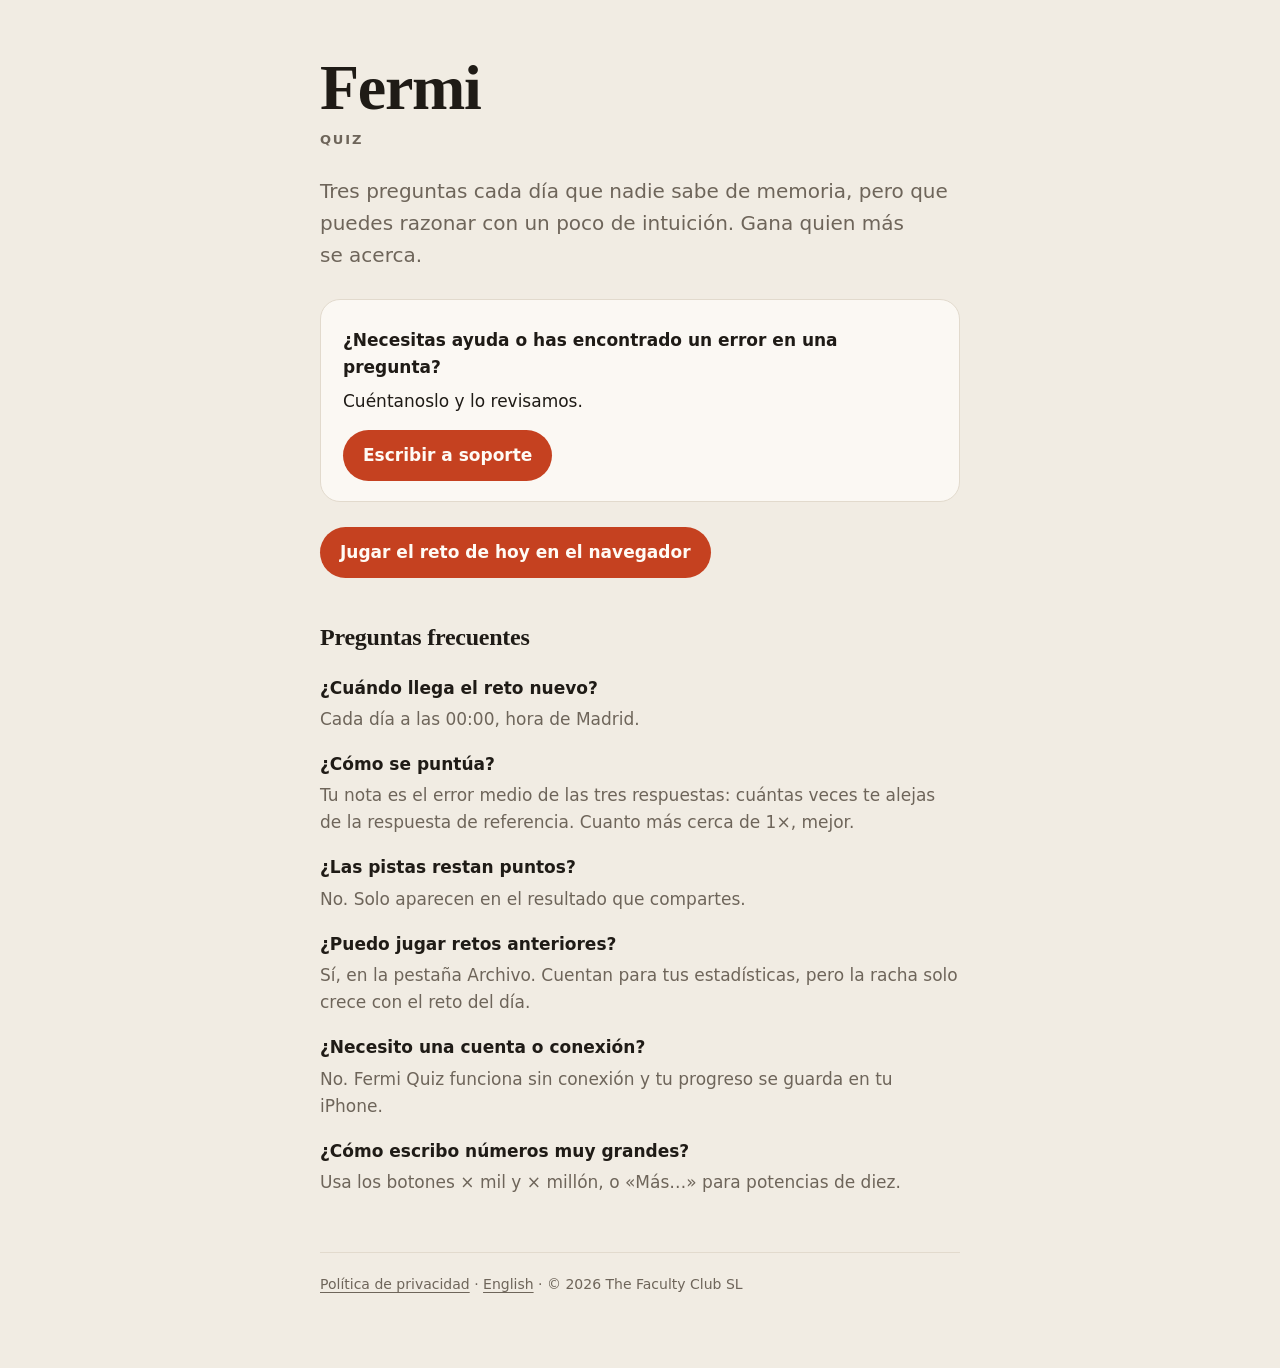
<file: index.html>
<!doctype html>
<html lang="es">
<head>
<meta charset="utf-8">
<meta name="viewport" content="width=device-width, initial-scale=1">
<title>Fermi Quiz · Ayuda</title>
<meta name="description" content="Fermi Quiz: tres preguntas cada día para estimar lo imposible. Ayuda y contacto.">
<link rel="stylesheet" href="style.css">
</head>
<body>
<main>
  <h1 class="brand">Fermi</h1>
  <p class="eyebrow">Quiz</p>
  <p class="lead">Tres preguntas cada día que nadie sabe de memoria, pero que puedes razonar con un poco de intuición. Gana quien más se acerca.</p>

  <div class="card">
    <p><strong>¿Necesitas ayuda o has encontrado un error en una pregunta?</strong></p>
    <p>Cuéntanoslo y lo revisamos.</p>
    <a class="btn" href="https://github.com/marcosclub/fermi-quiz/issues/new">Escribir a soporte</a>
  </div>

  <p><a class="btn" href="reto/">Jugar el reto de hoy en el navegador</a></p>

  <h2>Preguntas frecuentes</h2>
  <dl>
    <dt>¿Cuándo llega el reto nuevo?</dt>
    <dd>Cada día a las 00:00, hora de Madrid.</dd>
    <dt>¿Cómo se puntúa?</dt>
    <dd>Tu nota es el error medio de las tres respuestas: cuántas veces te alejas de la respuesta de referencia. Cuanto más cerca de 1×, mejor.</dd>
    <dt>¿Las pistas restan puntos?</dt>
    <dd>No. Solo aparecen en el resultado que compartes.</dd>
    <dt>¿Puedo jugar retos anteriores?</dt>
    <dd>Sí, en la pestaña Archivo. Cuentan para tus estadísticas, pero la racha solo crece con el reto del día.</dd>
    <dt>¿Necesito una cuenta o conexión?</dt>
    <dd>No. Fermi Quiz funciona sin conexión y tu progreso se guarda en tu iPhone.</dd>
    <dt>¿Cómo escribo números muy grandes?</dt>
    <dd>Usa los botones × mil y × millón, o «Más…» para potencias de diez.</dd>
  </dl>

  <footer>
    <a href="privacidad/">Política de privacidad</a> · <a href="en/" hreflang="en" lang="en">English</a> · © 2026 The Faculty Club SL
  </footer>
</main>
</body>
</html>
</file>
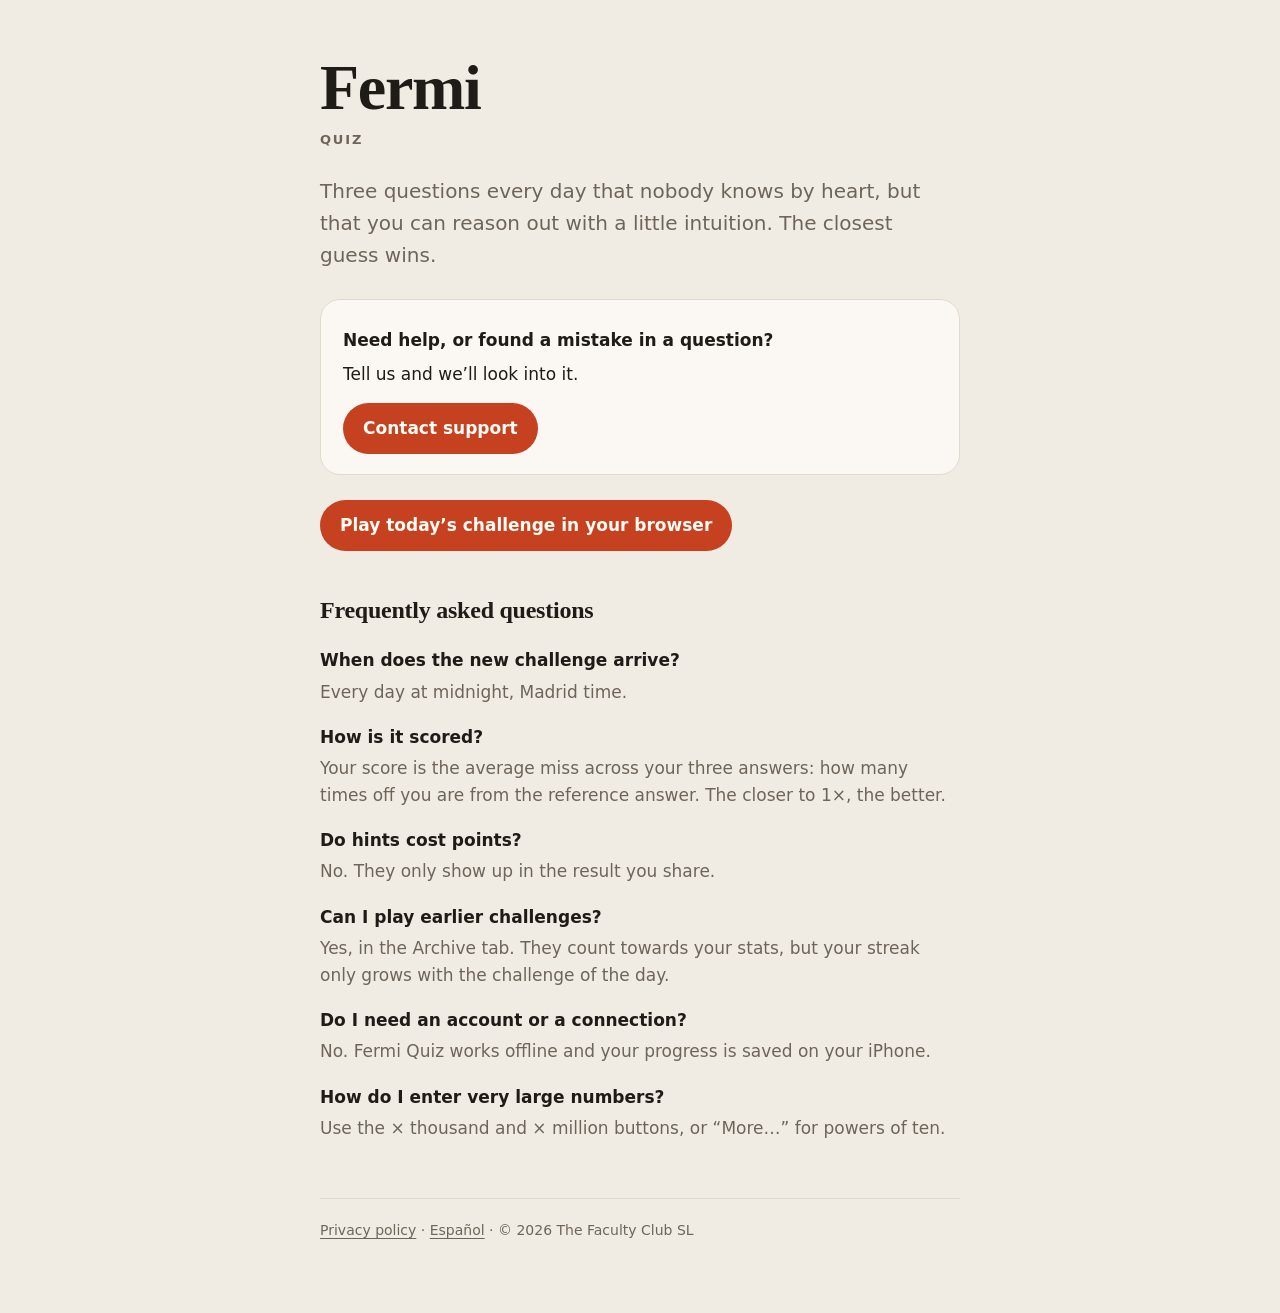
<file: en/index.html>
<!doctype html>
<html lang="en">
<head>
<meta charset="utf-8">
<meta name="viewport" content="width=device-width, initial-scale=1">
<title>Fermi Quiz · Help</title>
<meta name="description" content="Fermi Quiz: three questions every day to estimate the impossible. Help and contact.">
<link rel="stylesheet" href="../style.css">
</head>
<body>
<main>
  <h1 class="brand">Fermi</h1>
  <p class="eyebrow">Quiz</p>
  <p class="lead">Three questions every day that nobody knows by heart, but that you can reason out with a little intuition. The closest guess wins.</p>

  <div class="card">
    <p><strong>Need help, or found a mistake in a question?</strong></p>
    <p>Tell us and we’ll look into it.</p>
    <a class="btn" href="https://github.com/marcosclub/fermi-quiz/issues/new">Contact support</a>
  </div>

  <p><a class="btn" href="../reto/?l=en">Play today’s challenge in your browser</a></p>

  <h2>Frequently asked questions</h2>
  <dl>
    <dt>When does the new challenge arrive?</dt>
    <dd>Every day at midnight, Madrid time.</dd>
    <dt>How is it scored?</dt>
    <dd>Your score is the average miss across your three answers: how many times off you are from the reference answer. The closer to 1×, the better.</dd>
    <dt>Do hints cost points?</dt>
    <dd>No. They only show up in the result you share.</dd>
    <dt>Can I play earlier challenges?</dt>
    <dd>Yes, in the Archive tab. They count towards your stats, but your streak only grows with the challenge of the day.</dd>
    <dt>Do I need an account or a connection?</dt>
    <dd>No. Fermi Quiz works offline and your progress is saved on your iPhone.</dd>
    <dt>How do I enter very large numbers?</dt>
    <dd>Use the × thousand and × million buttons, or “More…” for powers of ten.</dd>
  </dl>

  <footer>
    <a href="privacy/">Privacy policy</a> · <a href="../" hreflang="es" lang="es">Español</a> · © 2026 The Faculty Club SL
  </footer>
</main>
</body>
</html>
</file>
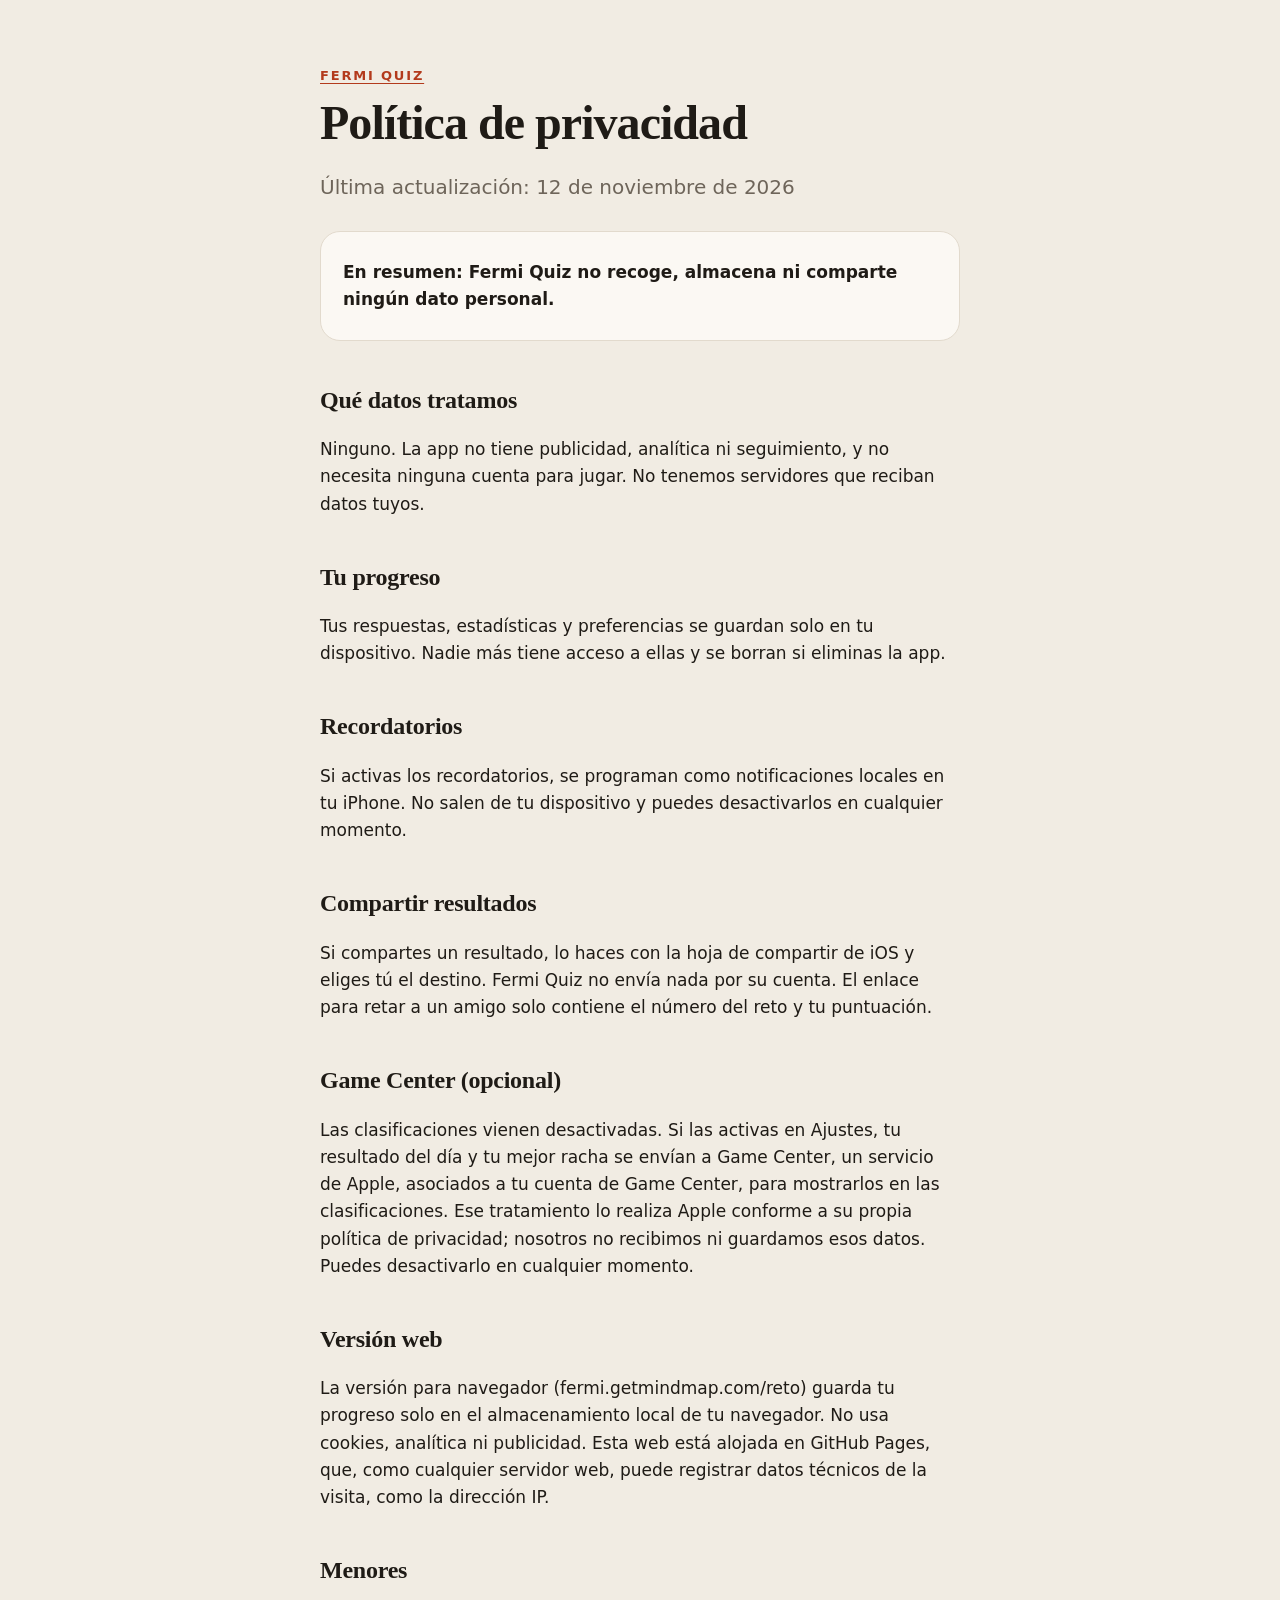
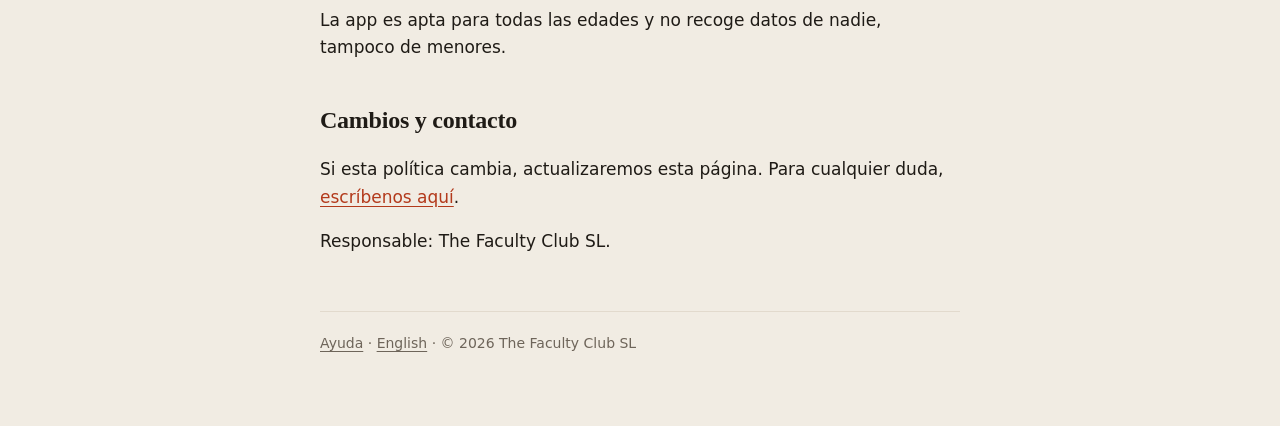
<file: privacidad/index.html>
<!doctype html>
<html lang="es">
<head>
<meta charset="utf-8">
<meta name="viewport" content="width=device-width, initial-scale=1">
<title>Fermi Quiz · Privacidad</title>
<meta name="description" content="Política de privacidad de Fermi Quiz: no recogemos ningún dato.">
<link rel="stylesheet" href="../style.css">
</head>
<body>
<main>
  <p class="eyebrow"><a href="../">Fermi Quiz</a></p>
  <h1 class="brand" style="font-size:clamp(36px,7vw,48px);margin-top:12px">Política de privacidad</h1>
  <p class="lead">Última actualización: 12 de noviembre de 2026</p>

  <div class="card"><p><strong>En resumen: Fermi Quiz no recoge, almacena ni comparte ningún dato personal.</strong></p></div>

  <h2>Qué datos tratamos</h2>
  <p>Ninguno. La app no tiene publicidad, analítica ni seguimiento, y no necesita ninguna cuenta para jugar. No tenemos servidores que reciban datos tuyos.</p>

  <h2>Tu progreso</h2>
  <p>Tus respuestas, estadísticas y preferencias se guardan solo en tu dispositivo. Nadie más tiene acceso a ellas y se borran si eliminas la app.</p>

  <h2>Recordatorios</h2>
  <p>Si activas los recordatorios, se programan como notificaciones locales en tu iPhone. No salen de tu dispositivo y puedes desactivarlos en cualquier momento.</p>

  <h2>Compartir resultados</h2>
  <p>Si compartes un resultado, lo haces con la hoja de compartir de iOS y eliges tú el destino. Fermi Quiz no envía nada por su cuenta. El enlace para retar a un amigo solo contiene el número del reto y tu puntuación.</p>

  <h2>Game Center (opcional)</h2>
  <p>Las clasificaciones vienen desactivadas. Si las activas en Ajustes, tu resultado del día y tu mejor racha se envían a Game Center, un servicio de Apple, asociados a tu cuenta de Game Center, para mostrarlos en las clasificaciones. Ese tratamiento lo realiza Apple conforme a su propia política de privacidad; nosotros no recibimos ni guardamos esos datos. Puedes desactivarlo en cualquier momento.</p>

  <h2>Versión web</h2>
  <p>La versión para navegador (fermi.getmindmap.com/reto) guarda tu progreso solo en el almacenamiento local de tu navegador. No usa cookies, analítica ni publicidad. Esta web está alojada en GitHub Pages, que, como cualquier servidor web, puede registrar datos técnicos de la visita, como la dirección IP.</p>

  <h2>Menores</h2>
  <p>La app es apta para todas las edades y no recoge datos de nadie, tampoco de menores.</p>

  <h2>Cambios y contacto</h2>
  <p>Si esta política cambia, actualizaremos esta página. Para cualquier duda, <a href="https://github.com/marcosclub/fermi-quiz/issues/new">escríbenos aquí</a>.</p>
  <p>Responsable: The Faculty Club SL.</p>

  <footer><a href="../">Ayuda</a> · <a href="../en/privacy/" hreflang="en" lang="en">English</a> · © 2026 The Faculty Club SL</footer>
</main>
</body>
</html>
</file>
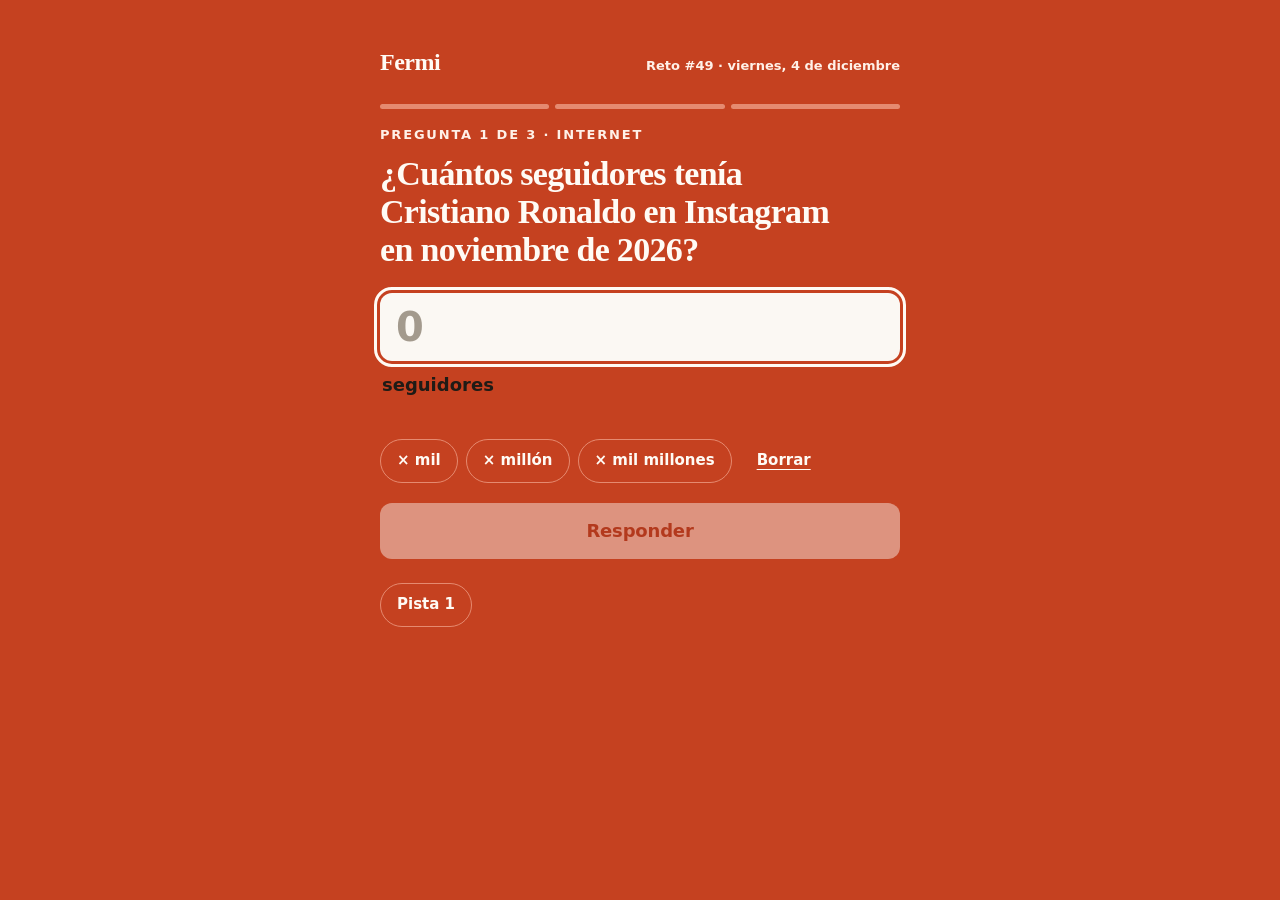
<file: reto/index.html>
<!doctype html>
<html lang="es">
<head>
<meta charset="utf-8">
<meta name="viewport" content="width=device-width, initial-scale=1, viewport-fit=cover">
<title>Fermi Quiz · El reto de hoy</title>
<meta name="description" content="Tres preguntas, tres estimaciones. Juega el reto de Fermi Quiz en el navegador y mide cuánto te acercas.">
<meta name="theme-color" content="#F1ECE3">
<meta property="og:type" content="website">
<meta property="og:title" content="Fermi Quiz · El reto de hoy">
<meta property="og:description" content="Tres preguntas, tres estimaciones. ¿Cuánto te acercas a la respuesta?">
<link rel="stylesheet" href="../style.css">
<link rel="stylesheet" href="reto.css">
</head>
<body class="scene-cream">
<main id="app">
  <noscript><p class="plain">Fermi Quiz necesita JavaScript para jugar en el navegador.</p></noscript>
</main>
<script src="reto.js"></script>
</body>
</html>
</file>
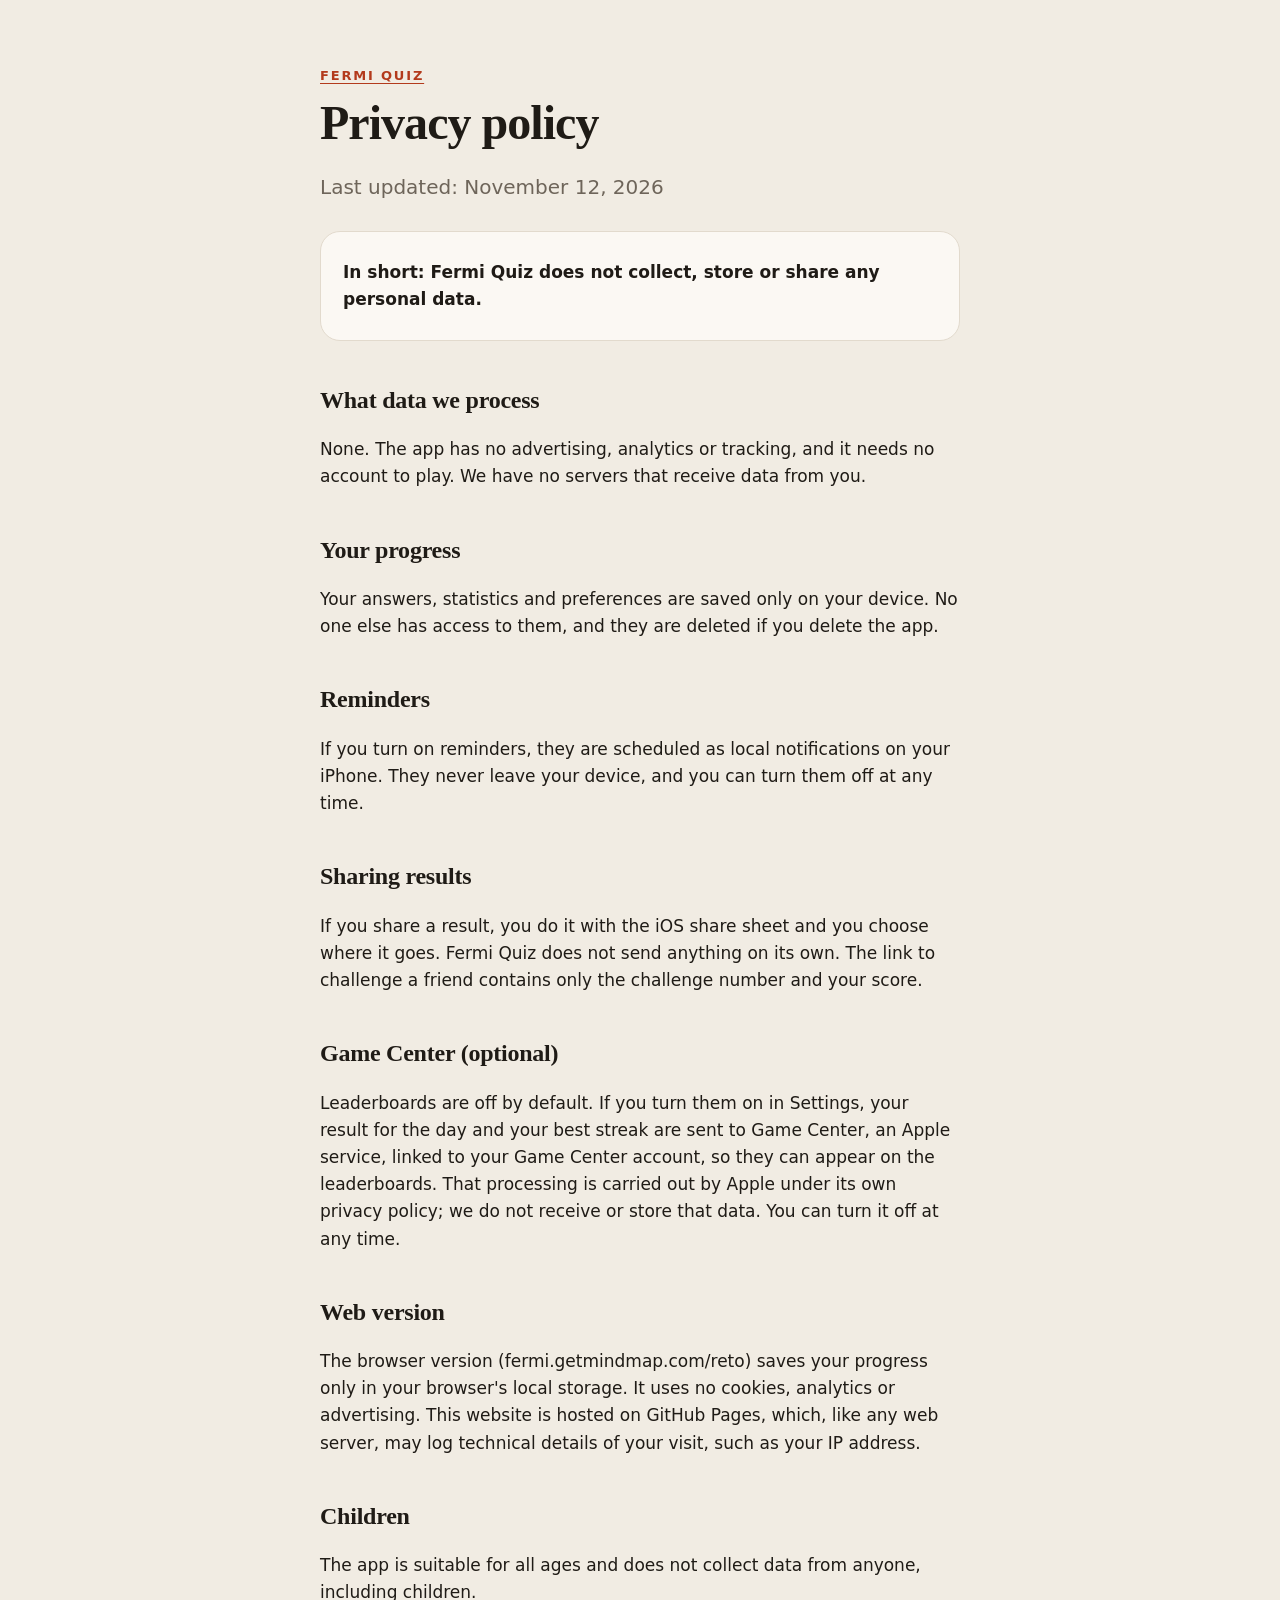
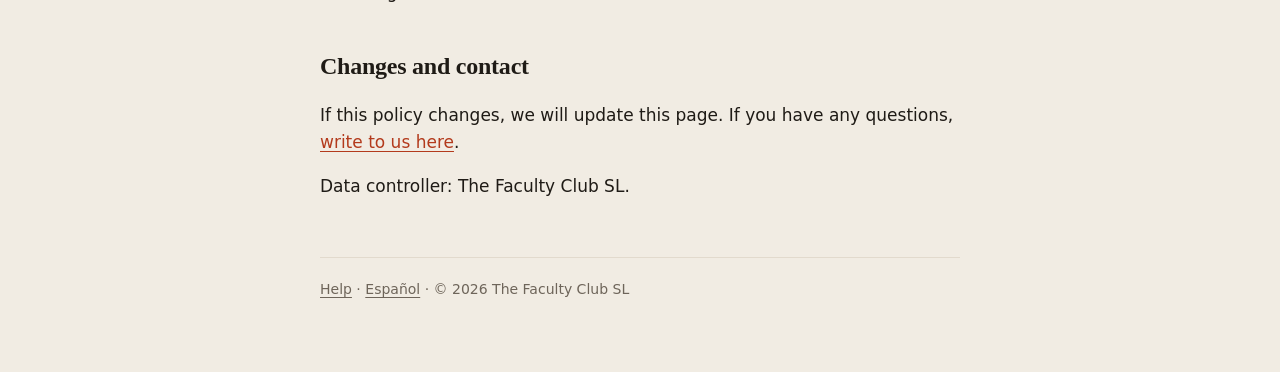
<file: en/privacy/index.html>
<!doctype html>
<html lang="en">
<head>
<meta charset="utf-8">
<meta name="viewport" content="width=device-width, initial-scale=1">
<title>Fermi Quiz · Privacy</title>
<meta name="description" content="Fermi Quiz privacy policy: we don’t collect any data.">
<link rel="stylesheet" href="../../style.css">
</head>
<body>
<main>
  <p class="eyebrow"><a href="../">Fermi Quiz</a></p>
  <h1 class="brand" style="font-size:clamp(36px,7vw,48px);margin-top:12px">Privacy policy</h1>
  <p class="lead">Last updated: November 12, 2026</p>

  <div class="card"><p><strong>In short: Fermi Quiz does not collect, store or share any personal data.</strong></p></div>

  <h2>What data we process</h2>
  <p>None. The app has no advertising, analytics or tracking, and it needs no account to play. We have no servers that receive data from you.</p>

  <h2>Your progress</h2>
  <p>Your answers, statistics and preferences are saved only on your device. No one else has access to them, and they are deleted if you delete the app.</p>

  <h2>Reminders</h2>
  <p>If you turn on reminders, they are scheduled as local notifications on your iPhone. They never leave your device, and you can turn them off at any time.</p>

  <h2>Sharing results</h2>
  <p>If you share a result, you do it with the iOS share sheet and you choose where it goes. Fermi Quiz does not send anything on its own. The link to challenge a friend contains only the challenge number and your score.</p>

  <h2>Game Center (optional)</h2>
  <p>Leaderboards are off by default. If you turn them on in Settings, your result for the day and your best streak are sent to Game Center, an Apple service, linked to your Game Center account, so they can appear on the leaderboards. That processing is carried out by Apple under its own privacy policy; we do not receive or store that data. You can turn it off at any time.</p>

  <h2>Web version</h2>
  <p>The browser version (fermi.getmindmap.com/reto) saves your progress only in your browser's local storage. It uses no cookies, analytics or advertising. This website is hosted on GitHub Pages, which, like any web server, may log technical details of your visit, such as your IP address.</p>

  <h2>Children</h2>
  <p>The app is suitable for all ages and does not collect data from anyone, including children.</p>

  <h2>Changes and contact</h2>
  <p>If this policy changes, we will update this page. If you have any questions, <a href="https://github.com/marcosclub/fermi-quiz/issues/new">write to us here</a>.</p>
  <p>Data controller: The Faculty Club SL.</p>

  <footer><a href="../">Help</a> · <a href="../../privacidad/" hreflang="es" lang="es">Español</a> · © 2026 The Faculty Club SL</footer>
</main>
</body>
</html>
</file>
<file: style.css>
:root{--bg:#F1ECE3;--paper:#FBF8F3;--ink:#1F1B16;--muted:#6E655A;--line:#E2DACD;--accent:#C54120;--accent-text:#B33A1C}
@media (prefers-color-scheme:dark){:root{--bg:#171411;--paper:#221E1A;--ink:#F3EDE4;--muted:#A69C8F;--line:#332D27;--accent:#C54120;--accent-text:#F0805E}}
*{box-sizing:border-box}
html{-webkit-text-size-adjust:100%}
body{margin:0;background:var(--bg);color:var(--ink);font:17px/1.6 -apple-system,BlinkMacSystemFont,"Segoe UI",system-ui,sans-serif;min-height:100dvh}
main{max-width:680px;margin:0 auto;padding:56px 20px 72px}
.brand{font-family:ui-serif,"New York",Georgia,serif;font-weight:800;font-size:clamp(44px,9vw,64px);line-height:1;letter-spacing:-.02em;margin:0}
.eyebrow{font-size:13px;font-weight:600;letter-spacing:.14em;text-transform:uppercase;color:var(--muted);margin:10px 0 0}
h2{font-family:ui-serif,"New York",Georgia,serif;font-weight:700;font-size:24px;letter-spacing:-.01em;margin:40px 0 8px}
p,li{color:var(--ink)}
.lead{font-size:20px;color:var(--muted);margin:24px 0 0;text-wrap:pretty}
.card{background:var(--paper);border:1px solid var(--line);border-radius:20px;padding:20px 22px;margin-top:28px}
.card p{margin:.4em 0}
a{color:var(--accent-text);text-underline-offset:3px}
a:focus-visible{outline:2px solid var(--accent);outline-offset:3px;border-radius:4px}
.btn{display:inline-block;background:var(--accent);color:#FFFBF5;text-decoration:none;font-weight:600;padding:12px 20px;border-radius:999px;margin-top:8px}
.btn:active{transform:scale(.98)}
dt{font-weight:600;margin-top:18px}
dd{margin:4px 0 0;color:var(--muted)}
footer{margin-top:56px;padding-top:20px;border-top:1px solid var(--line);font-size:14px;color:var(--muted)}
footer a{color:var(--muted)}
</file>
<file: reto/reto.css>
/* Reto en el navegador: escenas de color como en la app. Extiende ../style.css. */
:root{
  color-scheme:light;
  --cream:#F1ECE3;--paper:#FBF8F3;--ink:#1F1B16;--muted:#6E655A;--line:#E2DACD;
  --coral:#C54120;--coral-deep:#9D321B;--on-coral:#FFFBF5;
  --indigo:#4552C8;--indigo-deep:#343FA8;--on-indigo:#FBFAFF;
  --mustard:#F0C94A;--on-mustard:#2A2210;
  --good:#23775B;--ok:#95620A;--off:#BE3C21;
  --serif:ui-serif,"New York",Georgia,serif;
  --r-outer:20px;--r-inner:12px;
  --ease:cubic-bezier(.2,.7,.2,1);
}
body.scene-cream{background:var(--cream);--bg:var(--cream);--fg:var(--ink);--soft:var(--muted);--btn-bg:var(--coral);--btn-fg:var(--on-coral);--rule:var(--line)}
body.scene-play{background:var(--coral);--fg:var(--on-coral);--soft:#FFF1E8;--btn-bg:var(--paper);--btn-fg:var(--coral-deep);--rule:#E58A70}
body.scene-reveal{background:var(--indigo);--fg:var(--on-indigo);--soft:#C9CEFA;--btn-bg:var(--paper);--btn-fg:var(--indigo-deep);--rule:#A4ACF6}
body.scene-result{background:var(--mustard);--fg:var(--on-mustard);--soft:#5A4A1E;--btn-bg:var(--ink);--btn-fg:var(--paper);--rule:#C9A63A}
body{color:var(--fg);font-size:17px;line-height:1.5}
.sr-only{position:absolute;width:1px;height:1px;overflow:hidden;clip:rect(0 0 0 0);white-space:nowrap}
#app{max-width:560px;margin:0 auto;padding:0;min-height:100dvh}
.scene{min-height:100dvh;display:flex;flex-direction:column;padding:max(16px,env(safe-area-inset-top)) 20px max(24px,env(safe-area-inset-bottom));animation:in .24s var(--ease) both}
@keyframes in{from{opacity:0;transform:translateY(8px)}to{opacity:1;transform:none}}
.top{display:flex;justify-content:space-between;align-items:baseline;gap:12px;padding:8px 0 20px}
.mark{font-family:var(--serif);font-weight:800;font-size:24px;letter-spacing:-.02em;color:var(--fg);text-decoration:none;line-height:1;padding:10px 0}
.mark:hover{opacity:.8}
.meta{font-size:13px;font-weight:600;color:var(--soft);text-align:right;text-wrap:balance}
a:focus-visible,button:focus-visible,input:focus-visible,textarea:focus-visible{outline:3px solid var(--fg);outline-offset:3px}
.eyebrow{font-size:13px;font-weight:600;letter-spacing:.14em;text-transform:uppercase;color:var(--soft);margin:0}
.progress{display:flex;gap:6px;margin:0 0 16px;padding:0;list-style:none}
.progress li{flex:1;height:5px;border-radius:3px;background:var(--rule)}
.progress li.on{background:var(--fg)}
.question{font-family:var(--serif);font-weight:800;font-size:clamp(26px,7vw,34px);line-height:1.12;letter-spacing:-.02em;margin:10px 0 24px;text-wrap:balance}
.question:focus{outline:none}
.banner{background:rgba(31,27,22,.22);border-radius:var(--r-inner);padding:10px 14px;margin:0 0 20px;font-weight:600}
.banner b{font-variant-numeric:tabular-nums;font-weight:800}
.field{display:block}
.field input{width:100%;min-height:68px;border:0;border-radius:var(--r-inner);background:var(--paper);color:var(--ink);font-weight:800;font-size:40px;line-height:1.1;font-family:inherit;letter-spacing:-.03em;font-variant-numeric:tabular-nums;padding:12px 16px}
.field input::placeholder{color:#A39A8D}
.unit{font-weight:600;font-size:18px;margin:10px 2px 0}
.echo{min-height:1.6em;margin:2px 2px 12px;color:var(--soft);font-weight:600;font-variant-numeric:tabular-nums}
.echo.warn{color:var(--fg);font-weight:800}
.chips{display:flex;flex-wrap:wrap;gap:8px;margin:0 0 20px}
.chip{min-height:44px;padding:0 16px;border-radius:999px;border:1.5px solid var(--rule);background:transparent;color:var(--fg);font-weight:600;font-size:15px;line-height:1;font-family:inherit;cursor:pointer;transition:transform .15s var(--ease),background-color .15s}
.chip:hover{background:rgba(251,248,243,.16)}
.chip:active{transform:scale(.97)}
.chip.ghost{border-color:transparent;text-decoration:underline;text-underline-offset:4px}
.btn-main{display:flex;align-items:center;justify-content:center;width:100%;min-height:56px;border:0;border-radius:var(--r-inner);background:var(--btn-bg);color:var(--btn-fg);font-weight:800;font-size:18px;line-height:1;font-family:inherit;letter-spacing:-.01em;text-decoration:none;cursor:pointer;transition:transform .15s var(--ease),opacity .15s;padding:0 20px;text-align:center}
.btn-main:hover:not(:disabled){transform:translateY(-1px)}
.btn-main:active:not(:disabled){transform:scale(.98)}
.btn-main:disabled{opacity:.45;cursor:not-allowed}
.btn-cream{background:var(--coral);color:var(--on-coral)}
.btn-line{display:flex;align-items:center;justify-content:center;min-height:48px;margin-top:10px;border:1.5px solid var(--rule);border-radius:var(--r-inner);background:transparent;color:var(--fg);font-weight:700;font-size:16px;line-height:1;font-family:inherit;text-decoration:none;cursor:pointer;width:100%;transition:transform .15s var(--ease),background-color .15s}
.btn-line:hover{background:rgba(31,27,22,.07)}
.btn-line:active{transform:scale(.98)}
.hints{margin-top:24px;display:grid;gap:10px}
.hint{background:rgba(31,27,22,.2);border-radius:var(--r-inner);padding:12px 14px}
.hint b{display:block;font-size:12px;letter-spacing:.14em;text-transform:uppercase;color:var(--soft);margin-bottom:2px}
.hint-btn{justify-self:start;min-height:44px;padding:0 16px;border-radius:999px;border:1.5px solid var(--rule);background:transparent;color:var(--fg);font-weight:600;font-size:15px;line-height:1;font-family:inherit;cursor:pointer;transition:transform .15s var(--ease),background-color .15s}
.hint-btn:hover{background:rgba(251,248,243,.16)}
.hint-btn:active{transform:scale(.97)}
/* Reveal */
.big{font-weight:800;font-size:clamp(56px,18vw,88px);line-height:.95;letter-spacing:-.045em;font-variant-numeric:tabular-nums;margin:6px 0 4px;overflow-wrap:anywhere}
.verdict{font-size:20px;font-weight:700;margin:0 0 20px}
.card{background:var(--paper);color:var(--ink);border-radius:var(--r-outer);padding:18px 20px;margin:0 0 14px;border:0}
.pair{display:grid;grid-template-columns:1fr 1fr;gap:12px}
.pair>div{background:#F1ECE3;border-radius:var(--r-inner);padding:12px 14px;min-width:0}
.pair .k{font-size:12px;font-weight:600;letter-spacing:.14em;text-transform:uppercase;color:var(--muted);margin:0}
.pair .v{font-weight:800;font-size:24px;letter-spacing:-.03em;line-height:1.15;font-variant-numeric:tabular-nums;margin:2px 0 0;overflow-wrap:anywhere}
.pair .u{font-size:14px;color:var(--muted);margin:0;overflow-wrap:anywhere}
.card h2{font-family:inherit;font-size:12px;font-weight:600;letter-spacing:.14em;text-transform:uppercase;color:var(--muted);margin:16px 0 4px}
.card h2:first-child{margin-top:0}
.card p{margin:0;color:var(--ink);text-wrap:pretty}
.card .src{font-size:14px;color:var(--muted)}
.sticky{position:sticky;bottom:0;margin-top:auto;padding:14px 0 4px;background:var(--bg-sticky,transparent)}
body.scene-reveal .sticky{background:var(--indigo)}
/* Result */
.score{font-weight:800;font-size:clamp(64px,22vw,112px);line-height:.95;letter-spacing:-.05em;font-variant-numeric:tabular-nums;margin:6px 0 8px;overflow-wrap:anywhere}
.squares{font-size:34px;letter-spacing:.08em;margin:0 0 4px;line-height:1.2}
.sub{font-weight:600;color:var(--soft);margin:0 0 20px}
.rows{list-style:none;margin:0;padding:0}
.rows li{display:flex;justify-content:space-between;gap:16px;align-items:baseline;padding:10px 0;border-top:1px solid var(--line)}
.rows li:first-child{border-top:0;padding-top:0}
.rows li:last-child{padding-bottom:0}
.rows .q{min-width:0;display:-webkit-box;-webkit-line-clamp:2;-webkit-box-orient:vertical;overflow:hidden;font-size:15px}
.rows .m{font-weight:800;font-size:20px;letter-spacing:-.03em;font-variant-numeric:tabular-nums;white-space:nowrap}
.good{color:var(--good)}.ok{color:var(--ok)}.off{color:var(--off)}
.h2h{display:grid;grid-template-columns:1fr 1fr;gap:12px;margin:0 0 10px}
.h2h>div{background:#F1ECE3;border-radius:var(--r-inner);padding:12px 14px}
.h2h .k{font-size:12px;font-weight:600;letter-spacing:.14em;text-transform:uppercase;color:var(--muted);margin:0}
.h2h .v{font-weight:800;font-size:32px;letter-spacing:-.04em;font-variant-numeric:tabular-nums;margin:0;line-height:1.1}
.h2h .win{outline:2px solid var(--good);outline-offset:-2px}
.h2h-line{font-weight:800;font-size:20px;margin:0}
.cta{margin-top:6px}
.cta .line{font-weight:600;margin:10px 0 0;text-align:center;color:var(--soft)}
.note{margin:18px 0 0;text-align:center;font-size:14px;color:var(--soft);font-weight:600}
.status{min-height:1.5em;text-align:center;font-weight:600;margin:8px 0 0}
.copybox{width:100%;margin-top:8px;border-radius:var(--r-inner);border:1.5px solid var(--rule);background:var(--paper);color:var(--ink);font-size:15px;line-height:1.4;font-family:inherit;padding:10px 12px;resize:none}
/* Cream messages */
.msg{padding-top:48px}
.msg .brand{margin-bottom:0}
.msg h1.title{font-family:var(--serif);font-weight:800;font-size:clamp(28px,7vw,36px);line-height:1.1;letter-spacing:-.02em;margin:28px 0 8px;text-wrap:balance}
.msg p{color:var(--muted);margin:0 0 20px;text-wrap:pretty}
.msg .btn-main{display:inline-flex;width:auto;min-width:220px;background:var(--coral);color:var(--on-coral)}
.msg .stack{display:grid;gap:10px;justify-items:start}
.msg .btn-line{width:auto;min-width:220px;color:var(--ink);--rule:var(--line)}
.msg .btn-line:hover{background:rgba(31,27,22,.06)}
.skeleton{height:20px;border-radius:6px;background:var(--line);width:60%;margin:16px 0}
@media (min-width:600px){.scene{padding-top:32px}}
@media (prefers-reduced-motion:reduce){*,*::before,*::after{animation:none!important;transition:none!important}}
</file>
